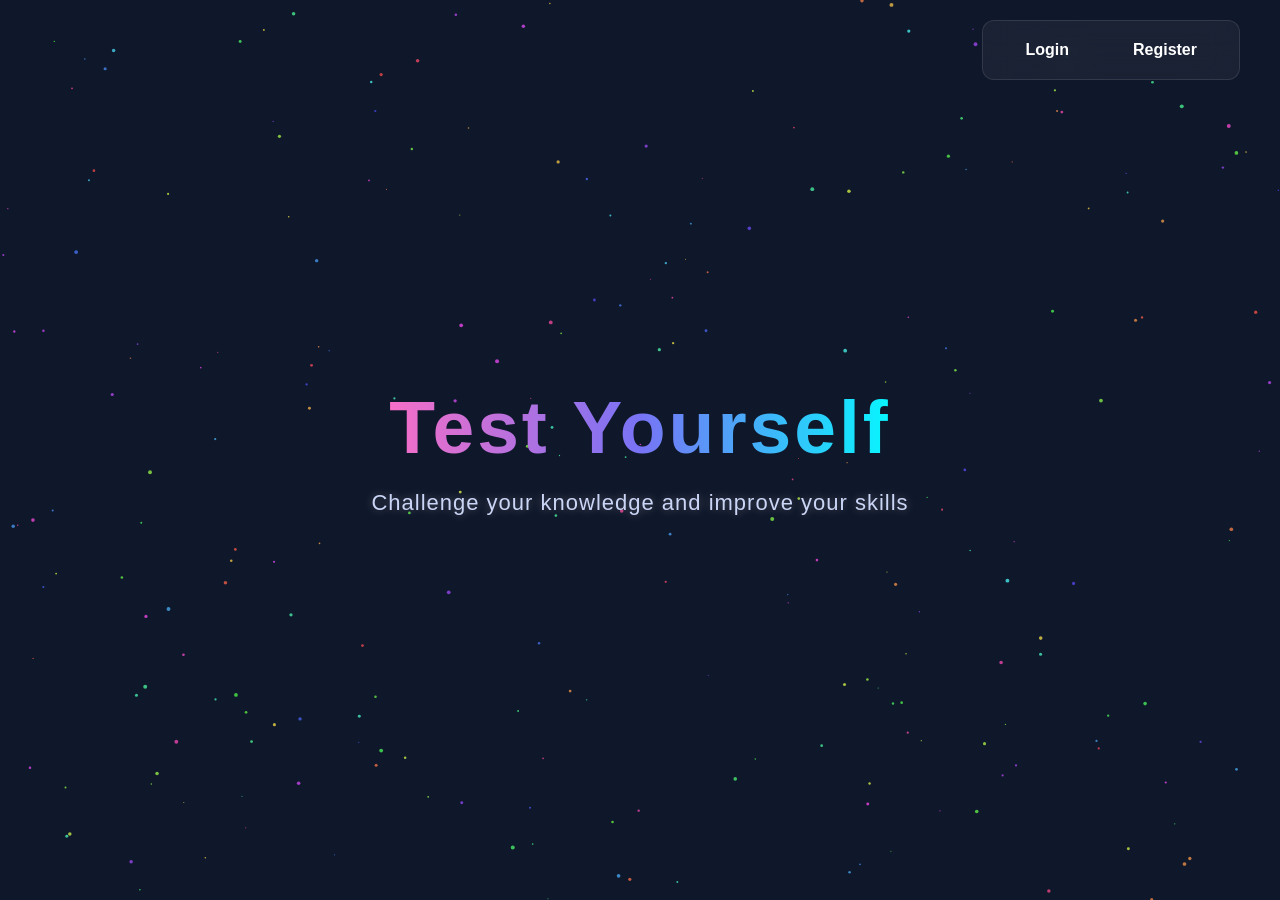
<file: frontend/index.html>
<!DOCTYPE html>
<html lang="en">
<head>
<meta charset="UTF-8">
<title>Test Yourself</title>
<link rel="stylesheet" href="css/style.css">
</head>
<body>

<canvas id="bgCanvas"></canvas>

<div class="bubbles">
  <span></span><span></span><span></span>
  <span></span><span></span><span></span><span></span>
</div>

<div class="navbar">
  <a href="login.html">Login</a>
  <a href="register.html">Register</a>
</div>

<div class="center">
  <div class="title">Test Yourself</div>
  <div class="subtitle">Challenge your knowledge and improve your skills</div>
</div>

<script>
// Particles only (no concentric circles)
const canvas = document.getElementById('bgCanvas');
const ctx = canvas.getContext('2d');
let w = canvas.width = window.innerWidth;
let h = canvas.height = window.innerHeight;

class Particle{
  constructor(){
    this.x = Math.random()*w;
    this.y = Math.random()*h;
    this.radius = Math.random()*1.5+0.5;
    this.dx = (Math.random()-0.5)*0.3;
    this.dy = (Math.random()-0.5)*0.3;
    this.color = `hsla(${Math.random()*360}, 80%, 60%, 0.8)`;
  }
  update(){
    this.x += this.dx;
    this.y += this.dy;
    if(this.x<0)this.x=w;
    if(this.x>w)this.x=0;
    if(this.y<0)this.y=h;
    if(this.y>h)this.y=0;
  }
  draw(){
    ctx.beginPath();
    ctx.arc(this.x,this.y,this.radius,0,Math.PI*2);
    ctx.fillStyle = this.color;
    ctx.fill();
  }
}

let particles = [];
for(let i=0;i<250;i++){
  particles.push(new Particle());
}

function animate(){
  ctx.clearRect(0,0,w,h); // Clear canvas for smooth animation
  particles.forEach(p=>{
    p.update();
    p.draw();
  });
  requestAnimationFrame(animate);
}
animate();

window.addEventListener('resize',()=>{
  w = canvas.width = window.innerWidth;
  h = canvas.height = window.innerHeight;
});
</script>

</body>
</html>
</file>
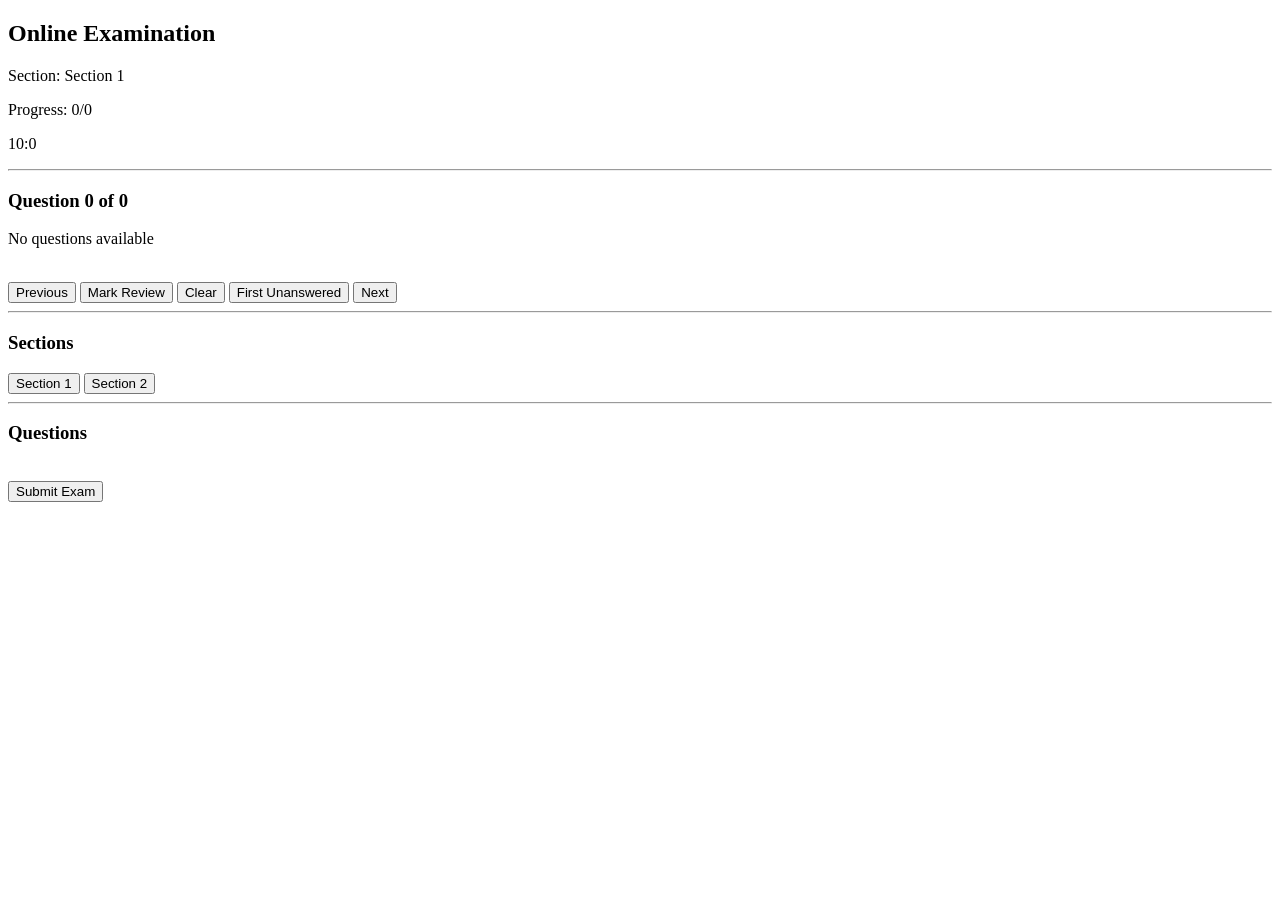
<file: frontend/exam_page.html>
<!DOCTYPE html>
<html lang="en">

<head>
<meta charset="UTF-8">
<meta name="viewport" content="width=device-width, initial-scale=1.0">
<title>Exam Page</title>
</head>

<body>

<h2>Online Examination</h2>

<p id="sectionTitle">Section: Loading...</p>
<p id="progressText">Progress: 0/0</p>
<p id="timer">10:00</p>

<hr>

<h3 id="questionNumber">Question 0 of 0</h3>
<p id="questionText">Waiting for questions...</p>

<div id="optionsContainer"></div>

<br>

<button onclick="prevQuestion()">Previous</button>
<button onclick="markForReview()">Mark Review</button>
<button onclick="clearResponse()">Clear</button>
<button onclick="goToUnanswered()">First Unanswered</button>
<button onclick="nextQuestion()">Next</button>

<hr>

<h3>Sections</h3>
<div id="sectionContainer"></div>

<hr>

<h3>Questions</h3>
<div id="questionGrid"></div>

<br>

<button onclick="submitExam()">Submit Exam</button>

<script>

/* STRUCTURE (Backend will replace this) */

let sections = [
{
name: "Section 1",
questions: []
},
{
name: "Section 2",
questions: []
}
]

let currentSection = 0
let currentQuestion = 0

let answers = JSON.parse(localStorage.getItem("answers")) || {}
let review = JSON.parse(localStorage.getItem("review")) || {}
let visited = {}

/* SAVE */

function saveState(){
localStorage.setItem("answers", JSON.stringify(answers))
localStorage.setItem("review", JSON.stringify(review))
}

/* RENDER SECTION */

function renderSection(){

let sec = sections[currentSection]

document.getElementById("sectionTitle").innerText =
`Section: ${sec.name}`

if(sec.questions.length === 0){
document.getElementById("questionText").innerText = "No questions available"
document.getElementById("optionsContainer").innerHTML = ""
document.getElementById("questionNumber").innerText = "Question 0 of 0"
updateGrid()
updateProgress()
return
}

renderQuestion()
}

/* RENDER QUESTION */

function renderQuestion(){

let sec = sections[currentSection]
let q = sec.questions[currentQuestion]

let key = `${currentSection}_${currentQuestion}`

visited[key] = true

document.getElementById("questionNumber").innerText =
`Question ${currentQuestion+1} of ${sec.questions.length}`

document.getElementById("questionText").innerText = q.text

let html = ""

q.options.forEach((opt,i)=>{

let checked = answers[key] === i ? "checked" : ""

html += `
<label>
<input type="radio" name="option" ${checked} onclick="selectOption(${i})">
${opt}
</label><br>
`

})

document.getElementById("optionsContainer").innerHTML = html

updateGrid()
updateProgress()

}

/* SELECT */

function selectOption(i){
let key = `${currentSection}_${currentQuestion}`
answers[key] = i
saveState()
}

/* NAVIGATION */

function nextQuestion(){

let sec = sections[currentSection]

if(currentQuestion < sec.questions.length-1){
currentQuestion++
renderQuestion()
}

}

function prevQuestion(){

if(currentQuestion > 0){
currentQuestion--
renderQuestion()
}

}

/* SECTION SWITCH */

function switchSection(i){
currentSection = i
currentQuestion = 0
renderSection()
}

/* REVIEW */

function markForReview(){
let key = `${currentSection}_${currentQuestion}`
review[key] = true
saveState()
updateGrid()
}

/* CLEAR */

function clearResponse(){
let key = `${currentSection}_${currentQuestion}`
delete answers[key]
saveState()
renderQuestion()
}

/* GRID */

function updateGrid(){

let sec = sections[currentSection]
let html = ""

sec.questions.forEach((q,i)=>{

let key = `${currentSection}_${i}`

let status = ""

if(answers[key] !== undefined) status += "[Answered] "
if(review[key]) status += "[Review] "
if(visited[key]) status += "[Visited] "

html += `
<div>
<button onclick="jump(${i})">Q${i+1}</button> ${status}
</div>
`

})

document.getElementById("questionGrid").innerHTML = html

}

/* JUMP */

function jump(i){
currentQuestion = i
renderQuestion()
}

/* SECTION LIST */

function renderSections(){

let html = ""

sections.forEach((sec,i)=>{

html += `<button onclick="switchSection(${i})">${sec.name}</button> `

})

document.getElementById("sectionContainer").innerHTML = html

}

/* PROGRESS */

function updateProgress(){

let total = 0
let answeredCount = 0

sections.forEach((sec,si)=>{
sec.questions.forEach((q,qi)=>{
let key = `${si}_${qi}`
total++
if(answers[key] !== undefined) answeredCount++
})
})

document.getElementById("progressText").innerText =
`Progress: ${answeredCount}/${total}`

}

/* TIMER */

let time = 600

setInterval(()=>{

let min = Math.floor(time/60)
let sec = time % 60

document.getElementById("timer").innerText = `${min}:${sec}`

time--

if(time <= 0){
submitExam()
}

},1000)

/* SUBMIT */

function submitExam(){

let total = 0
let answeredCount = 0

sections.forEach((sec,si)=>{
sec.questions.forEach((q,qi)=>{
let key = `${si}_${qi}`
total++
if(answers[key] !== undefined) answeredCount++
})
})

let confirmSubmit = confirm(
`Answered ${answeredCount}/${total}. Submit exam?`
)

if(confirmSubmit){
alert("Exam submitted")
}

}

/* FIRST UNANSWERED */

function goToUnanswered(){

for(let si=0;si<sections.length;si++){
for(let qi=0;qi<sections[si].questions.length;qi++){

let key = `${si}_${qi}`

if(answers[key] === undefined){
currentSection = si
currentQuestion = qi
renderSection()
return
}

}
}

}

/* SECURITY */

document.addEventListener("visibilitychange", ()=>{
if(document.hidden){
alert("Warning: Tab switch detected!")
}
})

document.addEventListener("contextmenu", e => e.preventDefault())

/* INIT */

renderSections()
renderSection()

</script>

</body>
</html>
</file>
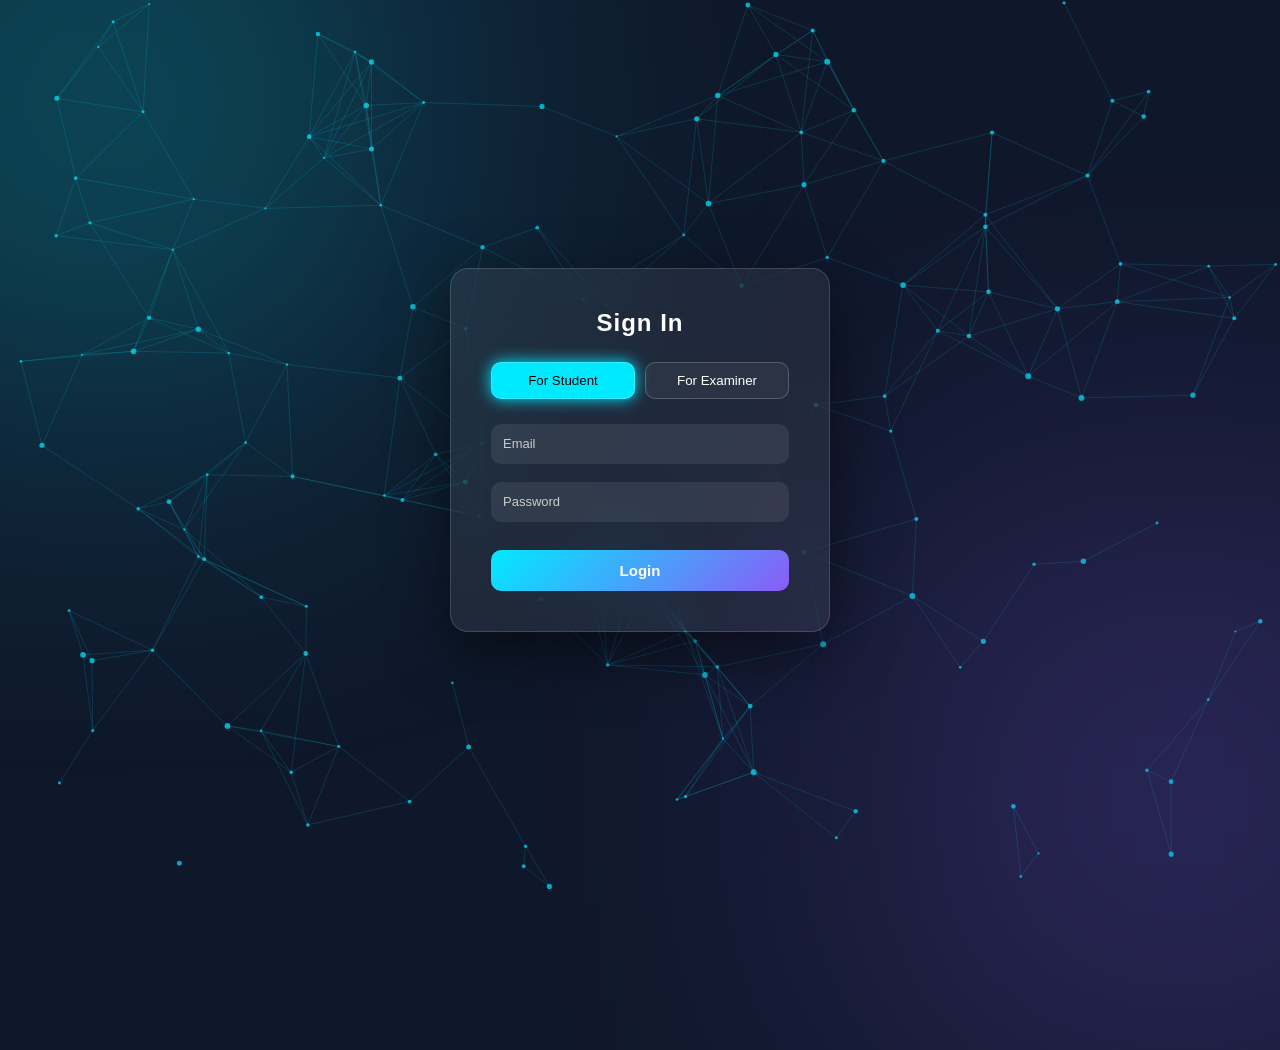
<file: frontend/login.html>
<!DOCTYPE html>
<html lang="en">
<head>
<meta charset="UTF-8">
<title>Login Page</title>
<link rel="stylesheet" href="css/login.css">
</head>
<body>
<canvas id="particles"></canvas>
<div class="login-card">
<h2>Sign In</h2>
<div class="role">
<button class="active">For Student</button>
<button>For Examiner</button>
</div>
<div class="input-group">
<input type="email" placeholder=" " />
<label>Email</label>
</div>
<div class="input-group">
<input type="password" placeholder=" " />
<label>Password</label>
</div>
<button class="login-btn">Login</button>
</div>
<script src="js/particles.js"></script>
<script src="js/auth.js"></script>
</body>
</html>
</file>
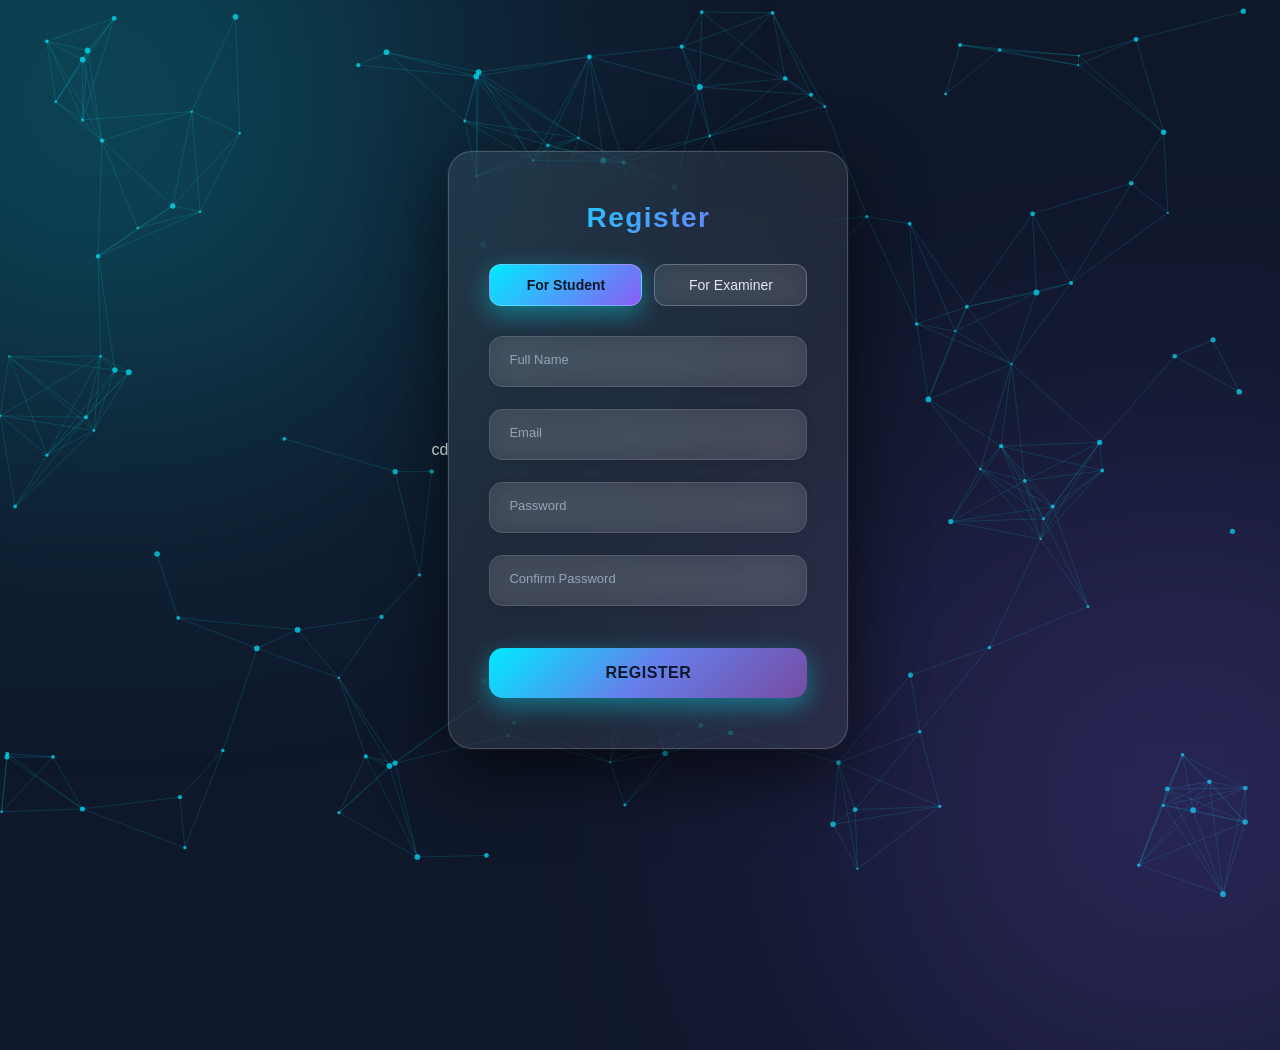
<file: frontend/register.html>
cd<!DOCTYPE html>
<html lang="en">
<head>
    <meta charset="UTF-8">
    <meta name="viewport" content="width=device-width, initial-scale=1.0">
    <title>Register Page</title>
    <link rel="stylesheet" href="css/register.css">
</head>
<body>
<canvas id="particles"></canvas>

<div class="container">
    <h2>Register</h2>
    <div class="role">
        <button class="active">For Student</button>
        <button>For Examiner</button>
    </div>
    <form action="#" method="post">
        <div class="input-group">
            <input type="text" name="name" placeholder=" " required />
            <label>Full Name</label>
        </div>
        <div class="input-group">
            <input type="email" name="email" placeholder=" " required />
            <label>Email</label>
        </div>
        <div class="input-group">
            <input type="password" name="password" placeholder=" " required />
            <label>Password</label>
        </div>
        <div class="input-group">
            <input type="password" name="confirm_password" placeholder=" " required />
            <label>Confirm Password</label>
        </div>
        <button type="submit">Register</button>
    </form>
</div>

<script src="js/particles.js"></script>
<script src="js/auth.js"></script>
</body>
</html>
</file>
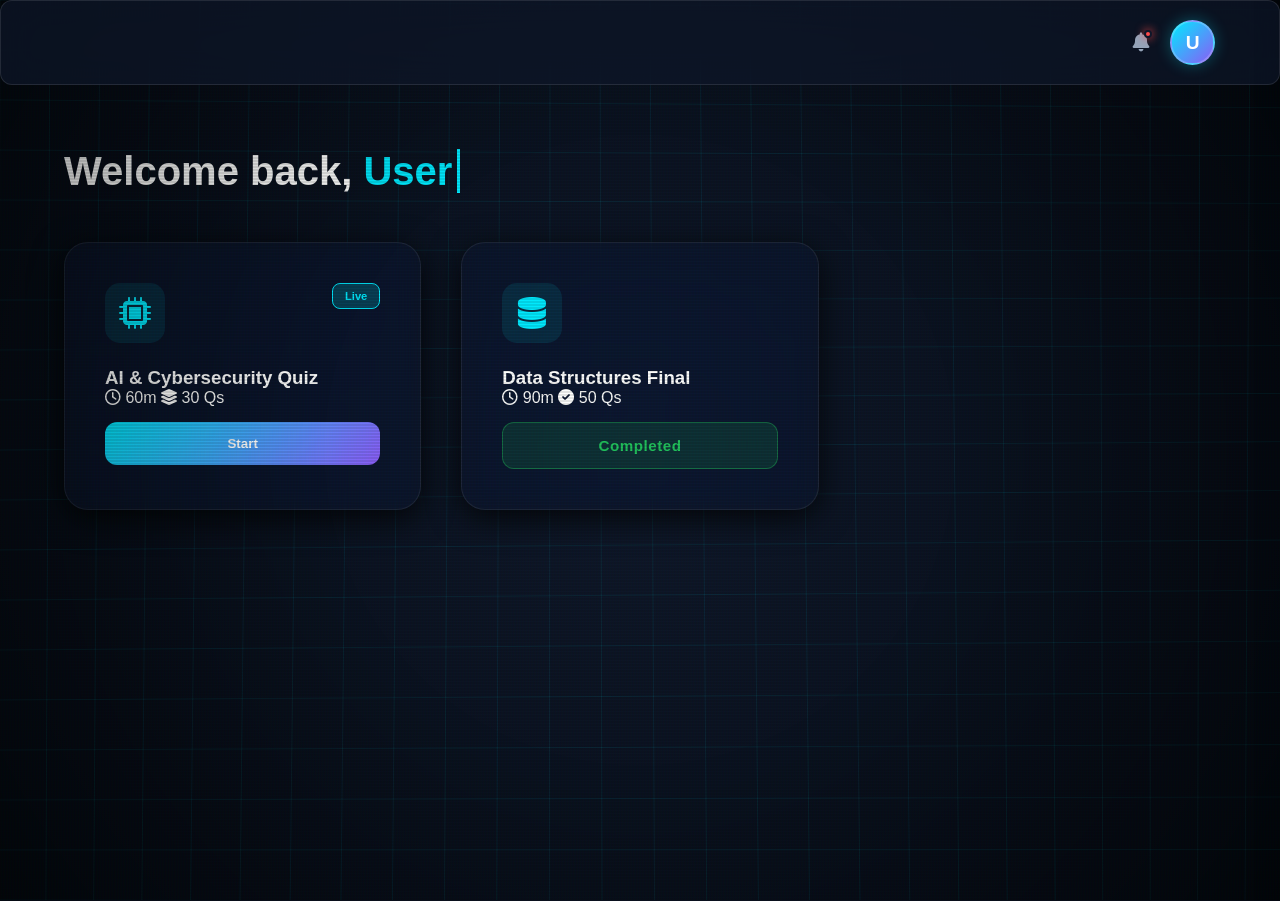
<file: frontend/student_dashboard.html>
<!DOCTYPE html>

<html lang="en">

<head>

    <meta charset="UTF-8">

    <meta name="viewport" content="width=device-width, initial-scale=1.0">

    <title>Student Dashboard | Secure Portal</title>

    <link rel="stylesheet" href="css/style.css">

    <link rel="stylesheet" href="css/student_dashboard.css">

    <link rel="stylesheet" href="https://cdnjs.cloudflare.com/ajax/libs/font-awesome/6.0.0/css/all.min.css">

</head>

<body class="dashboard-body">

    <canvas id="particles"></canvas>

    <nav class="navbar">
        
        <div class="container nav-content" style="justify-content: flex-end;">

        <div class="nav-controls">
            <div class="notification-wrapper" id="notifTrigger">
                <i class="fas fa-bell"></i>
                <span class="notification-badge"></span>
            </div>
        </div>

        <div class="notif-sidebar" id="notifSidebar">
            <div class="sidebar-header">
                <h3><i class="fas fa-satellite-dish"></i> NOTIFICATIONS</h3>
                <button id="closeNotif"><i class="fas fa-times"></i></button>
        </div>
    
        <div class="sidebar-content">
            <div class="notif-category">RECENT</div>
        
            <div class="notif-item unread">
                <div class="notif-icon"><i class="fas fa-shield-alt"></i></div>
                <div class="notif-text">
                    <p>AI Proctoring Engine updated to v3.2</p>
                    <span>Just now</span>
                </div>
            </div>

            <div class="notif-item unread">
                <div class="notif-icon"><i class="fas fa-file-invoice"></i></div>
                <div class="notif-text">
                    <p>New Assessment: "Advanced Cryptography" is now live.</p>
                    <span>2 hours ago</span>
                </div>
            </div>

            <div class="notif-category">EARLIER</div>
        
            <div class="notif-item">
                <div class="notif-icon"><i class="fas fa-check-circle"></i></div>
                <div class="notif-text">
                    <p>Data Structures Final results verified.</p>
                    <span>Yesterday</span>
                </div>
            </div>
        </div>
    </div>

            <div class="profile-section">

                <div class="profile-circle" id="profileTrigger">

                    <span id="profile-initial">S</span>

                </div>

                <div class="profile-dropdown" id="profileMenu">

                    <div class="dropdown-arrow"></div>

                    <a href="#" class="dropdown-item"><i class="fas fa-user-circle"></i> Profile Info
                    
                    <a href="#" class="dropdown-item"><i class="fas fa-graduation-cap"></i> My Grades</a>

                    <div class="divider"></div>

                    <a href="#" class="dropdown-item"><i class="fas fa-cog"></i> Settings</a>

                    <div class="divider"></div>

                    <a href="login.html" class="dropdown-item logout-item"><i class="fas fa-power-off"></i> Logout</a>

                </div>

            </div>

        </div>

    </nav>



    <main class="container py-4">

        <header class="dashboard-header">

            <div class="header-content">

                <h2 class="welcome-back">Welcome back, <span class="highlight" id="student-name-header">User</span></h2>

            </div>

        </header>

        <section class="test-grid" id="exam-list">

            <div class="card test-card active-test">

                <div class="card-glow"></div>

                <div class="card-body">

                    <div class="card-header">

                        <div class="icon-box"><i class="fas fa-microchip"></i></div>

                        <div class="status-badge pending">Live</div> </div>

                    <h3>AI & Cybersecurity Quiz</h3>

                    <div class="meta-tags">

                        <span><i class="far fa-clock"></i> 60m</span>

                        <span><i class="fas fa-layer-group"></i> 30 Qs</span>

                    </div>

                    <button class="btn btn-primary start-btn" onclick="checkHardware('exam1')">

                        Start </button>

                </div>

            </div>



            <div class="card test-card completed-card">

                <div class="card-body">

                    <div class="card-header">

                        <div class="icon-box"><i class="fas fa-database"></i></div>

                        </div>

                    <h3>Data Structures Final</h3>

                    <div class="meta-tags">

                        <span><i class="far fa-clock"></i> 90m</span>

                        <span><i class="fas fa-check-circle"></i> 50 Qs</span>

                    </div>

                    <button class="btn btn-completed" disabled>

                        Completed

                    </button>

                </div>

            </div>

        </section>

    </main>



    <div id="cameraModal" class="modal">

        <div class="modal-content">

            <div class="modal-header">

                <div class="security-icon"><i class="fas fa-user-shield"></i></div>

                <h3>Identity Verification</h3>

                <p>Ensure your face is clearly visible in the frame</p>

            </div>

            <div class="video-container">

                <video id="preview" autoplay muted playsinline></video>

                <div class="scan-line"></div>

                <div class="corners"></div>

            </div>

            <div class="modal-actions">

                <button id="cancelCheck" class="btn btn-outline">Abort</button>

                <button id="confirmStart" class="btn btn-success" disabled>Initialize Test</button>

            </div>

        </div>

    </div>



    <script src="js/student_dashboard.js"></script>

</body>
</html>
</file>
<file: frontend/css/style.css>
*{
        margin:0;
        padding:0;
        box-sizing:border-box;
        font-family:Arial, sans-serif;
    }

    body{
        height:100vh;
        overflow:hidden;
        background:#0f172a; /* Solid dark futuristic background */
        position:relative;
    }

/* Canvas for particles */
    #bgCanvas{
        position:fixed;
        top:0;
        left:0;
        width:100%;
        height:100%;
        z-index:0;
    }

/* Glassmorphism navbar */
    .navbar{
        position:absolute;
        top:20px;
        right:40px;
        display:flex;
        gap:20px;
        padding:10px 20px;
        backdrop-filter:blur(14px);
        background:rgba(255,255,255,0.05);
        border-radius:12px;
        border:1px solid rgba(255,255,255,0.1);
        z-index:10;
    }

    .navbar a{
        text-decoration:none;
        color:white;
        font-weight:bold;
        padding:10px 22px;
        border-radius:8px;
        transition:.4s;
        position:relative;
        overflow:hidden;
    }

    .navbar a::before{
        content:"";
        position:absolute;
        top:0;
        left:-100%;
        width:100%;
        height:100%;
        background:linear-gradient(90deg,transparent,#ff6ec4,#7873f5,#00ffff,transparent);
        transition:.5s;
    }

    .navbar a:hover::before{
        left:100%;
    }

    .navbar a:hover{
        background:rgba(255,255,255,0.08);
        box-shadow:0 0 20px rgba(255,100,200,.5);
    }

/* Center content */
.center{
  position:absolute;
  top:50%;
  left:50%;
  transform:translate(-50%,-50%);
  text-align:center;
  z-index:5;
}

/* Neon glowing title */
.title{
  font-size:75px;
  font-weight:bold;
  letter-spacing:3px;
  background:linear-gradient(90deg,#ff6ec4,#7873f5,#00ffff);
  -webkit-background-clip:text;
  background-clip:text;
  color:transparent;
  animation:glow 4s infinite alternate;
}

@keyframes glow{
  0%{text-shadow:0 0 15px rgba(255,100,200,.4);}
  100%{text-shadow:0 0 40px rgba(120,115,245,.9),0 0 80px rgba(0,255,255,.7);}
}

/* Subtitle */
.subtitle{
  margin-top:20px;
  font-size:22px;
  color:#cbd5f5;
  letter-spacing:1px;
  text-shadow:0 0 10px rgba(255,255,255,0.3);
  z-index:5;
}

/* Floating neon bubbles */
.bubbles{
  position:fixed;
  width:100%;
  height:100%;
  overflow:hidden;
  pointer-events:none;
  z-index:2;
}

.bubbles span{
  position:absolute;
  bottom:-120px;
  background:rgba(255,255,255,0.15);
  border-radius:50%;
  animation:rise 18s linear infinite;
  box-shadow:0 0 15px rgba(255,255,255,0.5), inset 0 0 10px rgba(255,255,255,0.2);
}

.bubbles span:nth-child(1){left:10%; width:40px; height:40px; animation-duration:12s;}
.bubbles span:nth-child(2){left:25%; width:25px; height:25px; animation-duration:16s;}
.bubbles span:nth-child(3){left:40%; width:50px; height:50px; animation-duration:10s;}
.bubbles span:nth-child(4){left:55%; width:30px; height:30px; animation-duration:18s;}
.bubbles span:nth-child(5){left:70%; width:20px; height:20px; animation-duration:20s;}
.bubbles span:nth-child(6){left:85%; width:45px; height:45px; animation-duration:14s;}
.bubbles span:nth-child(7){left:50%; width:35px; height:35px; animation-duration:15s;}

@keyframes rise{
  0%{transform:translateY(0) scale(1); opacity:.7;}
  100%{transform:translateY(-130vh) scale(1.3); opacity:0;}
}
</file>
<file: frontend/css/login.css>
/* ---------- BASIC RESET ---------- */
*{
  margin:0;
  padding:0;
  box-sizing:border-box;
  font-family:"Poppins",sans-serif;
}

/* ---------- BODY & BACKGROUND ---------- */
body{
  height:100vh;
  display:flex;
  justify-content:center;
  align-items:center;
  background:#0f172a;
  overflow:hidden;
  color:white;
  position:relative;
}

/* ---------- ANIMATED GRADIENT BLOBS ---------- */
body::before{
  content:"";
  position:absolute;
  width:500px;
  height:500px;
  background:#00f5ff;
  filter:blur(180px);
  opacity:.35;
  top:-150px;
  left:-150px;
  animation:float1 10s infinite alternate ease-in-out;
}

body::after{
  content:"";
  position:absolute;
  width:500px;
  height:500px;
  background:#8b5cf6;
  filter:blur(180px);
  opacity:.35;
  bottom:-150px;
  right:-150px;
  animation:float2 12s infinite alternate ease-in-out;
}

@keyframes float1{
  from{transform:translate(0,0)}
  to{transform:translate(120px,80px)}
}

@keyframes float2{
  from{transform:translate(0,0)}
  to{transform:translate(-120px,-80px)}
}

/* ---------- PARTICLE CANVAS ---------- */
canvas{
  position:absolute;
  top:0;
  left:0;
  width:100%;
  height:100%;
  z-index:0;
}

/* ---------- GLASS LOGIN CARD ---------- */
.login-card{
  position:relative;
  z-index:2;
  width:380px;
  padding:40px;
  border-radius:18px;
  background:rgba(255,255,255,0.07);
  backdrop-filter:blur(25px);
  border:1px solid rgba(255,255,255,0.15);
  box-shadow:0 20px 60px rgba(0,0,0,0.5);
  text-align:center;
}

/* ---------- TITLE ---------- */
.login-card h2{
  margin-bottom:25px;
  letter-spacing:1px;
  font-weight:600;
}

/* ---------- ROLE BUTTONS ---------- */
.role{
  display:flex;
  gap:10px;
  margin-bottom:25px;
}

.role button{
  flex:1;
  padding:10px;
  border-radius:10px;
  border:1px solid rgba(255,255,255,0.2);
  background:rgba(255,255,255,0.05);
  color:white;
  cursor:pointer;
  transition:.25s;
}

.role button:hover{
  background:#00eaff;
  color:black;
  box-shadow:0 0 15px #00eaff;
}

/* ---------- ACTIVE BUTTON STATE ---------- */
.role button.active {
  background:#00eaff;
  color:black;
  box-shadow:0 0 15px #00eaff;
}

/* ---------- INPUTS ---------- */
.input-group{
  position:relative;
  margin-bottom:18px;
}

.input-group input{
  width:100%;
  padding:12px;
  border-radius:10px;
  border:none;
  outline:none;
  background:rgba(255,255,255,0.08);
  color:white;
  font-size:14px;
}

.input-group label{
  position:absolute;
  left:12px;
  top:12px;
  font-size:13px;
  color:#ccc;
  transition:.25s;
  pointer-events:none;
}

.input-group input:focus + label,
.input-group input:not(:placeholder-shown) + label{
  top:-8px;
  font-size:11px;
  background:#0f172a;
  padding:2px 6px;
  border-radius:5px;
}

/* ---------- LOGIN BUTTON ---------- */
.login-btn{
  margin-top:10px;
  width:100%;
  padding:12px;
  border:none;
  border-radius:10px;
  background:linear-gradient(135deg,#00eaff,#8b5cf6);
  color:white;
  font-weight:600;
  font-size:15px;
  cursor:pointer;
  transition:.25s;
}

.login-btn:hover{
  transform:translateY(-2px);
  box-shadow:0 8px 25px rgba(0,234,255,0.5);
}
</file>
<file: frontend/css/register.css>
*{
  margin:0;
  padding:0;
  box-sizing:border-box;
  font-family:"Poppins",sans-serif;
}


body{
  height:100vh;
  display:flex;
  justify-content:center;
  align-items:center;
  background:#0f172a;
  overflow:hidden;
  color:white;
  position:relative;
}


body::before{
  content:"";
  position:absolute;
  width:500px;
  height:500px;
  background:#00f5ff;
  filter:blur(180px);
  opacity:.35;
  top:-150px;
  left:-150px;
  animation:float1 10s infinite alternate ease-in-out;
}

body::after{
  content:"";
  position:absolute;
  width:500px;
  height:500px;
  background:#8b5cf6;
  filter:blur(180px);
  opacity:.35;
  bottom:-150px;
  right:-150px;
  animation:float2 12s infinite alternate ease-in-out;
}

@keyframes float1{
  from{transform:translate(0,0)}
  to{transform:translate(120px,80px)}
}

@keyframes float2{
  from{transform:translate(0,0)}
  to{transform:translate(-120px,-80px)}
}


canvas{
  position:absolute;
  top:0;
  left:0;
  width:100%;
  height:100%;
  z-index:0;
}


.container {
  position:relative;
  z-index:2;
  width:400px;
  max-width:90vw;
  padding:50px 40px;
  border-radius:24px;
  background:rgba(255,255,255,0.08);
  backdrop-filter:blur(30px);
  border:1px solid rgba(255,255,255,0.18);
  box-shadow:0 25px 70px rgba(0,0,0,0.6), 0 0 0 1px rgba(255,255,255,0.05);
  text-align:center;
  transition: all 0.3s cubic-bezier(0.4, 0, 0.2, 1);
}

.container:hover {
  box-shadow:0 30px 80px rgba(0,234,255,0.2), 0 0 0 1px rgba(0,234,255,0.3);
  transform: translateY(-5px);
}


.container h2{
  margin-bottom:30px;
  letter-spacing:1.5px;
  font-weight:700;
  font-size:28px;
  background:linear-gradient(135deg, #00eaff, #8b5cf6);
  -webkit-background-clip:text;
  -webkit-text-fill-color:transparent;
  background-clip:text;
}


.role {
  display:flex;
  gap:12px;
  margin-bottom:30px;
}

.role button {
  flex:1;
  padding:12px 16px;
  border-radius:12px;
  border:1px solid rgba(255,255,255,0.25);
  background:rgba(255,255,255,0.06);
  color:#e2e8f0;
  cursor:pointer;
  transition:all 0.3s cubic-bezier(0.4, 0, 0.2, 1);
  font-weight:500;
  font-size:14px;
  backdrop-filter:blur(10px);
}

.role button:hover {
  background:linear-gradient(135deg, #00eaff33, #8b5cf633);
  border-color:rgba(0,234,255,0.5);
  box-shadow:0 0 20px rgba(0,234,255,0.3);
  transform:translateY(-1px);
}

.role button.active {
  background:linear-gradient(135deg, #00eaff, #8b5cf6);
  color:#0f172a;
  box-shadow:0 8px 25px rgba(0,234,255,0.4);
  font-weight:600;
}


.input-group {
  position:relative;
  margin-bottom:22px;
}

.input-group input {
  width:100%;
  padding:16px 16px 16px 20px;
  border-radius:14px;
  border:1px solid rgba(255,255,255,0.12);
  outline:none;
  background:rgba(255,255,255,0.09);
  color:#f1f5f9;
  font-size:15px;
  font-weight:400;
  backdrop-filter:blur(12px);
  transition:all 0.3s cubic-bezier(0.4, 0, 0.2, 1);
  box-shadow:0 2px 10px rgba(0,0,0,0.1);
}

.input-group input:focus {
  border-color:rgba(0,234,255,0.6);
  background:rgba(255,255,255,0.12);
  box-shadow:0 0 0 3px rgba(0,234,255,0.2), 0 8px 25px rgba(0,0,0,0.3);
  transform:translateY(-1px);
}

.input-group label {
  position:absolute;
  left:20px;
  top:16px;
  font-size:13px;
  color:#94a3b8;
  transition:all 0.3s cubic-bezier(0.4, 0, 0.2, 1);
  pointer-events:none;
  font-weight:500;
}

.input-group input:focus + label,
.input-group input:not(:placeholder-shown) + label {
  top: -10px;
  left:16px;
  font-size:11px;
  background:rgba(15,23,42,0.9);
  padding:4px 8px;
  border-radius:6px;
  color:#00eaff;
}


.container button[type="submit"] {
  position:relative;
  margin-top:20px;
  width:100%;
  padding:16px;
  border:none;
  border-radius:14px;
  background:linear-gradient(135deg, #00eaff 0%, #667eea 50%, #764ba2 100%);
  color:#0f172a;
  font-weight:700;
  font-size:16px;
  cursor:pointer;
  transition:all 0.4s cubic-bezier(0.4, 0, 0.2, 1);
  box-shadow:0 8px 25px rgba(0,234,255,0.4);
  overflow:hidden;
  text-transform:uppercase;
  letter-spacing:0.5px;
}

.container button[type="submit"]:hover {
  transform:translateY(-3px);
  box-shadow:0 15px 35px rgba(0,234,255,0.6);
}

.container button[type="submit"]:active {
  transform:translateY(-1px);
}


@media (max-width:480px) {
  .container {
    width:95vw;
    padding:40px 30px;
    margin:20px;
  }
}
</file>
<file: frontend/css/student_dashboard.css>
/* FIX: Position the particles behind the content so they don't push cards down */
#particles {
    position: fixed;
    top: 0;
    left: 0;
    width: 100%;
    height: 100%;
    z-index: 1; /* Sits behind content */
    pointer-events: none;
}

/* FIX: Override the hidden overflow from style.css to allow scrolling on the dashboard */
.dashboard-body {
    overflow-y: auto !important;
    overflow-x: hidden !important;
    color: white;
}

/* Ensure the container sits above the particles */
.container {
    position: relative;
    z-index: 10;
}

/* ---------- DASHBOARD OVERRIDES ---------- */

.dashboard-body {

    display: block !important;

    height: auto !important;

    min-height: 100vh;

    padding-bottom: 50px;

    overflow-x: hidden;

    overflow-y: auto;

}



.container { width: 90%; max-width: 1200px; margin: 0 auto; position: relative; z-index: 2; }



/* ---------- MATCHING NAVBAR ---------- */

.navbar {

    background: rgba(15, 23, 42, 0.7);

    backdrop-filter: blur(20px);

    border-bottom: 1px solid rgba(255, 255, 255, 0.1);

    padding: 1.2rem 0;

    position: sticky;

    top: 0;

    z-index: 1000;

}



.nav-content { display: flex; justify-content: space-between; align-items: center; }



.logo-text {

    font-size: 1.5rem;

    font-weight: 700;

    color: #fff;

}



.logo-text span {

    background: linear-gradient(90deg, #00eaff, #8b5cf6);

    -webkit-background-clip: text;

    background-clip: text;

    -webkit-text-fill-color: transparent;

}



.user-status { display: flex; align-items: center; gap: 10px; background: rgba(255,255,255,0.05); padding: 5px 15px; border-radius: 20px; border: 1px solid rgba(255,255,255,0.1); }

.status-text { font-size: 0.8rem; color: #00eaff; text-transform: uppercase; letter-spacing: 1px; }



.pulse {

    width: 8px; height: 8px; background: #00eaff; border-radius: 50%;

    box-shadow: 0 0 10px #00eaff; animation: pulse 2s infinite;

}



.logout-link { color: #ff4b4b; font-size: 1.2rem; transition: 0.3s; }



/* ---------- HEADER SECTION ---------- */

.dashboard-header { margin: 4rem 0 3rem; }

.welcome-back { font-size: 2.5rem; font-weight: 700; margin-bottom: 10px; }

.highlight { color: #00eaff; }

.instruction-text { color: #94a3b8; font-size: 1rem; opacity: 0.8; }



/* ---------- KILLER GLASS CARDS ---------- */

.test-grid {

    display: grid;

    grid-template-columns: repeat(auto-fill, minmax(350px, 1fr));

    gap: 2.5rem;

}



.card {

    background: rgba(255, 255, 255, 0.05);

    backdrop-filter: blur(25px);

    border: 1px solid rgba(255, 255, 255, 0.15);

    border-radius: 24px;

    padding: 2.5rem;

    transition: all 0.4s cubic-bezier(0.23, 1, 0.32, 1);

}



.card:hover {

    transform: translateY(-12px);

    background: rgba(255, 255, 255, 0.08);

    border-color: #00eaff;

    box-shadow: 0 20px 40px rgba(0, 0, 0, 0.4), 0 0 20px rgba(0, 234, 255, 0.1);

}



.card-header { display: flex; justify-content: space-between; align-items: flex-start; margin-bottom: 1.5rem; }



.icon-box {

    font-size: 2rem;

    color: #00eaff;

    background: rgba(0, 234, 255, 0.1);

    width: 60px; height: 60px;

    display: flex; align-items: center; justify-content: center;

    border-radius: 15px;

}



.status-badge {

    padding: 6px 12px; border-radius: 8px; font-size: 0.7rem; font-weight: 700;

}

.pending { background: rgba(0, 234, 255, 0.2); color: #00eaff; border: 1px solid #00eaff; }

.completed { background: rgba(34, 197, 94, 0.1); color: #22c55e; }



/* ---------- BUTTONS ---------- */

.btn {

    border-radius: 12px; border: none; padding: 14px; font-weight: 600;

    cursor: pointer; transition: 0.3s; width: 100%;

}

.btn-primary { background: linear-gradient(135deg, #00eaff, #8b5cf6); color: white; margin-top: 15px; }

.btn-primary:hover { box-shadow: 0 0 20px rgba(0, 234, 255, 0.5); transform: scale(1.02); }



/* ---------- MODAL STYLING ---------- */

.modal {

    background: rgba(15, 23, 42, 0.9);

    backdrop-filter: blur(15px);

    display: none; position: fixed; inset: 0; z-index: 9999;

}



.modal-content {

    background: #1e293b; border: 1px solid rgba(0, 234, 255, 0.3);

    margin: 5% auto; padding: 3rem; border-radius: 28px;

    max-width: 480px; text-align: center;

}



.video-container {

    position: relative; margin: 2rem 0; border-radius: 20px;

    overflow: hidden; border: 2px solid #00eaff; box-shadow: 0 0 20px rgba(0,234,255,0.2);

}



.scan-line {

    position: absolute; top: 0; left: 0; width: 100%; height: 3px;

    background: #00eaff; box-shadow: 0 0 15px #00eaff;

    animation: scan 2s linear infinite;

}



@keyframes scan { 0% { top: 0% } 100% { top: 100% } }



/* ---------- NEW PROFILE & DROPDOWN ---------- */

.profile-section {

    position: relative;

    z-index: 1001;

}



.profile-circle {

    width: 45px;

    height: 45px;

    background: linear-gradient(135deg, #00eaff, #8b5cf6);

    border-radius: 50%;

    display: flex;

    align-items: center;

    justify-content: center;

    cursor: pointer;

    font-weight: 700;

    font-size: 1.2rem;

    color: white;

    box-shadow: 0 0 15px rgba(0, 234, 255, 0.3);

    transition: 0.3s cubic-bezier(0.175, 0.885, 0.32, 1.275);

    border: 2px solid rgba(255, 255, 255, 0.2);

}



.profile-circle:hover {

    transform: scale(1.1);

    box-shadow: 0 0 20px rgba(0, 234, 255, 0.5);

}



.profile-dropdown {

    position: absolute;

    top: 60px;

    right: 0;

    width: 180px;

    background: rgba(30, 41, 59, 0.8);

    backdrop-filter: blur(25px);

    border: 1px solid rgba(255, 255, 255, 0.15);

    border-radius: 15px;

    padding: 10px;

    display: none; /* Controlled by JS */

    box-shadow: 0 10px 30px rgba(0,0,0,0.5);

    animation: dropdownFade 0.3s ease;

}



.profile-dropdown.active { display: block; }



.dropdown-item {

    display: flex;

    align-items: center;

    gap: 12px;

    padding: 12px 15px;

    color: #cbd5e1;

    text-decoration: none;

    font-size: 0.9rem;

    border-radius: 10px;

    transition: 0.2s;

}



.dropdown-item i { font-size: 1rem; width: 20px; }



.dropdown-item:hover {

    background: rgba(255, 255, 255, 0.1);

    color: #00eaff;

}



.logout-item { color: #ff4b4b !important; }

.logout-item:hover { background: rgba(255, 75, 75, 0.1) !important; }



.divider {

    height: 1px;

    background: rgba(255, 255, 255, 0.1);

    margin: 8px 5px;

}



@keyframes dropdownFade {

    from { opacity: 0; transform: translateY(-10px); }

    to { opacity: 1; transform: translateY(0); }

}



/* ---------- COMPLETED BUTTON ---------- */

.btn-completed {

    background: rgba(34, 197, 94, 0.15); /* Slightly more transparent for better aura */

    color: #22c55e;

    border: 1px solid rgba(34, 197, 94, 0.4);

    cursor: default;

    margin-top: 15px; /* This fixes the "sticked" feeling */

    padding: 14px;    /* Matches the primary button height exactly */

    display: flex;

    align-items: center;

    justify-content: center;

    font-size: 0.95rem;

    letter-spacing: 0.5px;

}



/* Keeps the button bright even though it's technically 'disabled' */

.btn-completed:disabled {

    opacity: 1;

}

/* ---------- BELL ICON & BADGE ---------- */
.notification-wrapper {
    position: relative;
    cursor: pointer;
    font-size: 1.2rem;
    color: #94a3b8;
    margin-right: 20px;
    transition: 0.3s;
}

.notification-wrapper:hover { color: #00eaff; }

.notification-badge {
    position: absolute;
    top: -2px;
    right: -2px;
    width: 8px;
    height: 8px;
    background: #ff4b4b;
    border-radius: 50%;
    border: 2px solid #0f172a;
    box-shadow: 0 0 10px #ff4b4b;
}

/* ---------- SIDEBAR HUD ---------- */
.notif-sidebar {
    position: fixed;
    top: 0;
    right: -350px; /* Hidden by default */
    width: 320px;
    height: 100vh;
    background: rgba(15, 23, 42, 0.95);
    backdrop-filter: blur(20px);
    border-left: 1px solid rgba(0, 234, 255, 0.2);
    z-index: 2000;
    transition: 0.4s cubic-bezier(0.16, 1, 0.3, 1);
    padding: 2rem 1.5rem;
    box-shadow: -10px 0 30px rgba(0,0,0,0.5);
}

.notif-sidebar.active { right: 0; }

.sidebar-header {
    display: flex;
    justify-content: space-between;
    align-items: center;
    margin-bottom: 2rem;
    border-bottom: 1px solid rgba(255,255,255,0.05);
    padding-bottom: 1rem;
}

.sidebar-header h3 { font-size: 0.8rem; letter-spacing: 2px; color: #00eaff; margin: 0; }
#closeNotif { background: none; border: none; color: #64748b; cursor: pointer; font-size: 1rem; }

.notif-category { font-size: 0.7rem; color: #475569; font-weight: 800; margin: 1.5rem 0 1rem; letter-spacing: 1px; }

.notif-item {
    display: flex;
    gap: 12px;
    padding: 12px;
    border-radius: 12px;
    margin-bottom: 10px;
    transition: 0.2s;
    background: rgba(255,255,255,0.02);
}

.notif-item.unread { background: rgba(0, 234, 255, 0.05); border-left: 2px solid #00eaff; }

.notif-icon { color: #00eaff; font-size: 1rem; }
.notif-text p { font-size: 0.8rem; margin: 0; color: #cbd5e1; line-height: 1.4; }
.notif-text span { font-size: 0.65rem; color: #64748b; }

/* ---------- HUD OVERLAY EFFECTS ---------- */
.dashboard-body {
    background: radial-gradient(circle at center, #10192d 0%, #050912 100%);
    position: relative;
}

/* Subtle monitor scanline for that formal tech look */
.dashboard-body::before {
    content: " ";
    position: fixed;
    top: 0; left: 0; bottom: 0; right: 0;
    background: linear-gradient(rgba(18, 16, 16, 0) 50%, rgba(0, 0, 0, 0.1) 50%), 
                linear-gradient(90deg, rgba(255, 0, 0, 0.01), rgba(0, 255, 0, 0.01), rgba(0, 0, 255, 0.01));
    z-index: 10;
    background-size: 100% 3px, 3px 100%;
    pointer-events: none;
}

/* Vignette to focus the eye on the cards */
.dashboard-body::after {
    content: "";
    position: fixed;
    inset: 0;
    background: radial-gradient(circle, transparent 40%, rgba(0,0,0,0.4) 100%);
    pointer-events: none;
    z-index: 6;
}

/* Clean up the card blur for a "Sleeker" feel */
.card {
    background: rgba(15, 23, 42, 0.6) !important;
    backdrop-filter: blur(12px) saturate(180%) !important;
    border: 1px solid rgba(255, 255, 255, 0.08) !important;
    box-shadow: 0 8px 32px 0 rgba(0, 0, 0, 0.8) !important;
}

/* ---------- TYPING CURSOR EFFECT ---------- */
#student-name-header {
    border-right: 3px solid #00eaff;
    padding-right: 5px;
    animation: blink-cursor 0.8s step-end infinite;
}

@keyframes blink-cursor {
    from, to { border-color: transparent }
    50% { border-color: #00eaff; }
}

/* Optional: Stop blinking once typing would theoretically be done */
.typing-finished {
    border-right: none !important;
}
</file>
